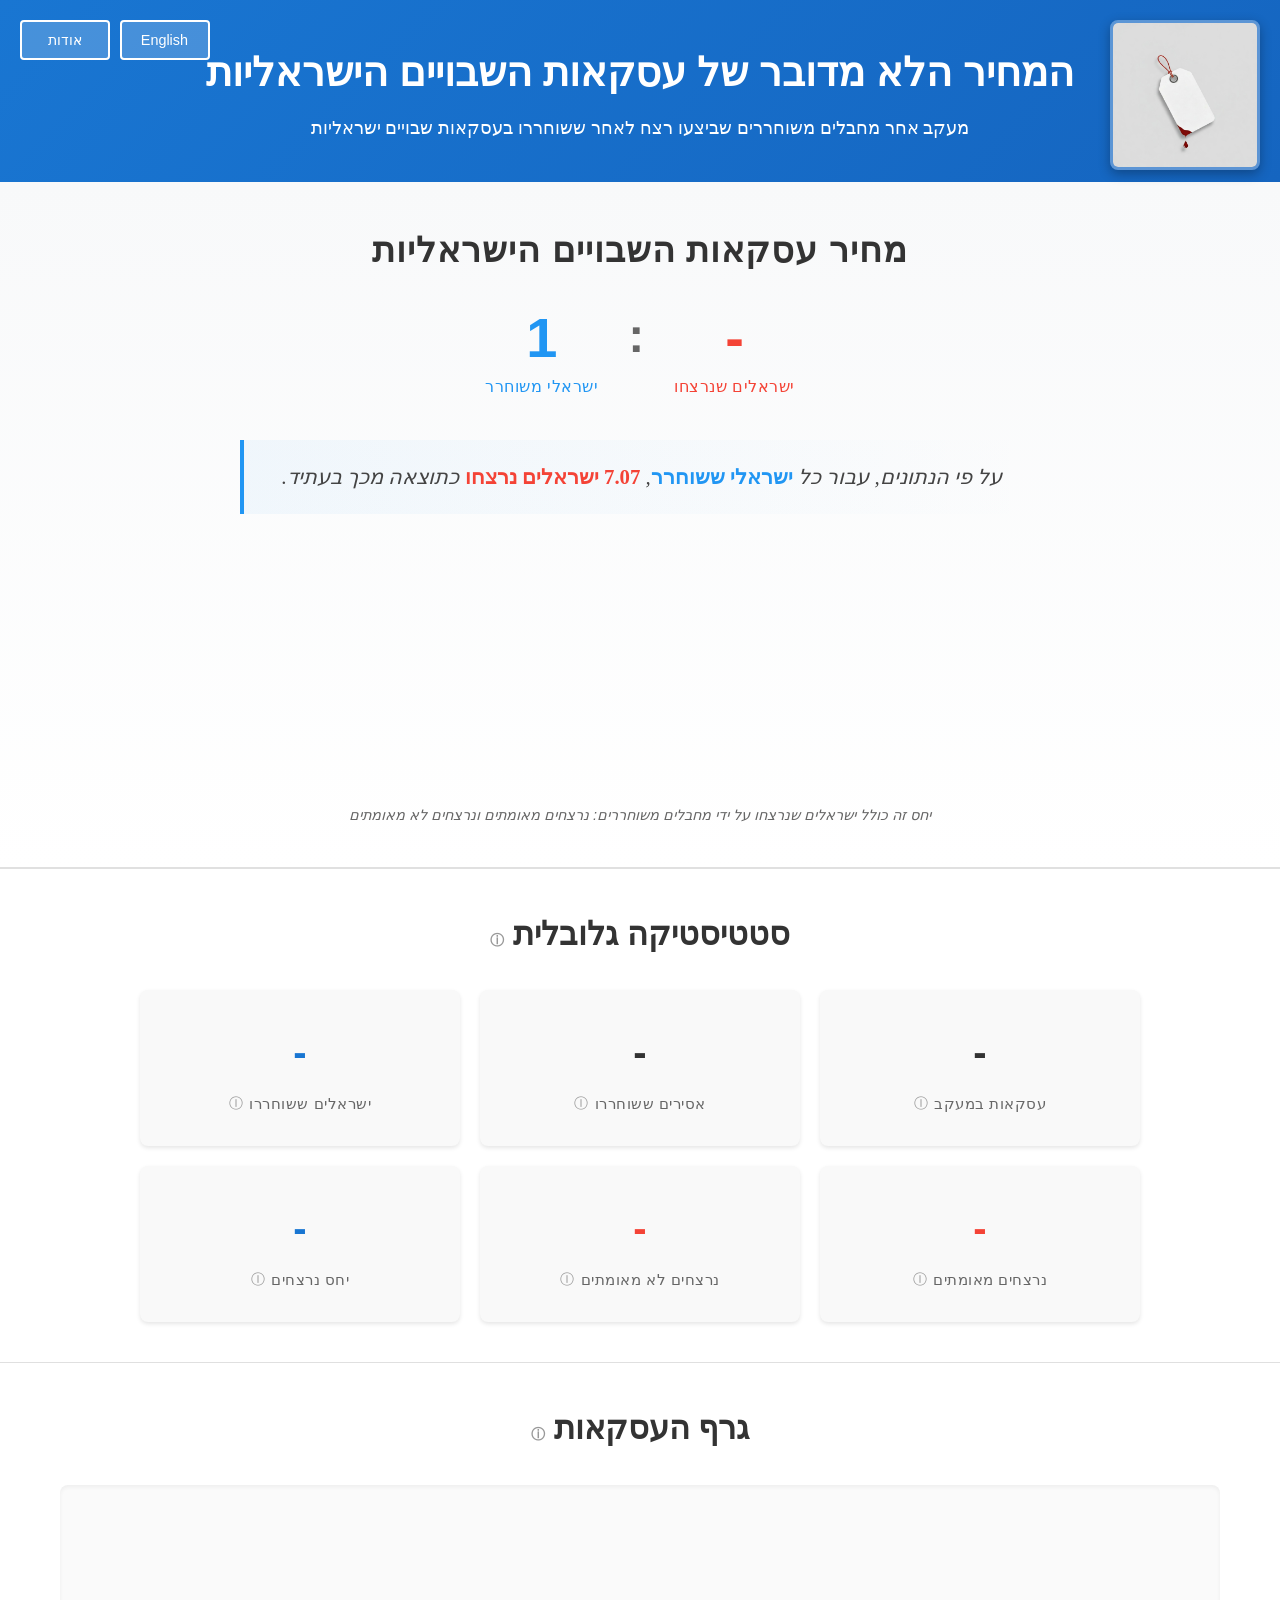
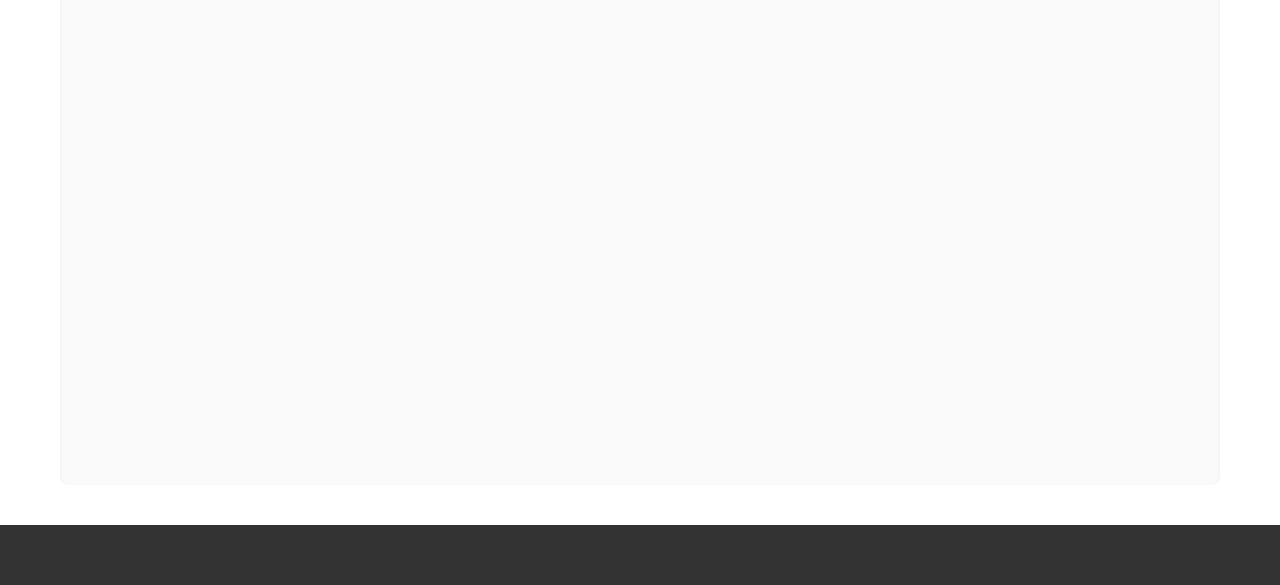
<file: index.html>
<!DOCTYPE html>
<html lang="en" dir="ltr">
<head>
    <meta charset="UTF-8">
    <meta name="viewport" content="width=device-width, initial-scale=1.0">

    <!-- FOUC Prevention: Inline Language Detection -->
    <script>
        (function() {
            // This is the Hebrew landing page - always default to Hebrew
            const detectedLang = 'he';

            // Set HTML attributes immediately to prevent directional flash
            document.documentElement.lang = detectedLang;
            document.documentElement.dir = detectedLang === 'he' ? 'rtl' : 'ltr';

            // Store for i18n.js to use
            window.__initialLang = detectedLang;
        })();
    </script>

    <!-- FOUC Prevention: Inline Hebrew Translations (eliminates network delay) -->
    <script id="inline-translations-he">
        window.__inlineTranslations = {
            he: {
                "site_title": "המחיר הלא מדובר של עסקאות השבויים הישראליות",
                "site_subtitle": "מעקב אחר מחבלים משוחררים שביצעו רצח לאחר ששוחררו בעסקאות שבויים ישראליות",
                "statistics_title": "סטטיסטיקה גלובלית",
                "statistics_title_tooltip": "סטטיסטיקות מצטברות אלה נאספו ממקורות מאומתים ציבוריים (כגון אתרי חדשות). לצפייה במקור של כל סטטיסטיקה, לחץ על הצמתים בגרף העסקאות למטה.",
                "stat_deals": "עסקאות במעקב",
                "stat_incidents": "סך אירועים",
                "stat_prisoners": "אסירים ששוחררו",
                "stat_casualties": "ישראלים שנרצחו",
                "stat_verified_casualties": "נרצחים מאומתים",
                "stat_verified_casualties_tooltip": "מקרים מאומתים ומתועדים בהם מחבלים משוחררים ביצעו רצח לאחר שחרורם, כולל התקפות ישירות וקורבנות טבח ה7 באוקטובר 2023 שתוכנן על ידי מחבלים משוחררים",
                "stat_direct_casualties": "נרצחים ישירים",
                "stat_indirect_casualties": "נרצחי טבח ה7 באוקטובר",
                "stat_claimed_casualties": "נרצחים לא מאומתים",
                "stat_released": "ישראלים ששוחררו",
                "stat_ratio": "יחס נרצחים",
                "stat_ratio_tooltip": "עבור כל ישראלי ששוחרר, מספר הישראלים שנרצחו כתוצאה מכך. כולל נרצחים מאומתים ולא מאומתים.",
                "ratio_title": "מחיר עסקאות השבויים הישראליות",
                "ratio_israelis": "ישראלי משוחרר",
                "ratio_casualties": "ישראלים שנרצחו",
                "ratio_casualties_text": "ישראלים שנרצחו",
                "ratio_tooltip_text": "יחס זה כולל ישראלים שנרצחו על ידי מחבלים משוחררים: נרצחים מאומתים ונרצחים לא מאומתים",
                "ratio_viz_israelis": "ישראלים ששוחררו",
                "ratio_viz_casualties": "ישראלים שנרצחו",
                "ratio_quote_prefix": "על פי הנתונים, עבור כל",
                "ratio_quote_israeli": "ישראלי ששוחרר",
                "ratio_quote_comma": ",",
                "ratio_quote_died": "ישראלים נרצחו",
                "ratio_quote_suffix": "כתוצאה מכך בעתיד.",
                "ratio_no_data": "אין נתונים זמינים",
                "meta_description": "מעקב אחר השלכות עסקאות השבויים הישראליות באמצעות נתונים מאומתים. תיעוד מחבלים משוחררים שביצעו רצח לאחר חילופי שבויים.",
                "stat_deals_tooltip": "מספר כולל של עסקאות חילופי שבויים במעקב במאגר הנתונים שלנו",
                "stat_prisoners_tooltip": "מספר כולל של אסירים ששוחררו על ידי ישראל בעסקאות חילופין",
                "stat_released_tooltip": "מספר כולל של חטופים, חיילים ואזרחים ישראלים ששוחררו בעסקאות חילופין",
                "stat_direct_casualties_tooltip": "מקרים מאומתים בהם מחבלים משוחררים ביצעו רצח באופן ישיר לאחר שחרורם",
                "stat_indirect_casualties_tooltip": "קורבנות של טבח ה7 באוקטובר שתוכנן או בוצע על ידי מחבלים ששוחררו בעסקאות חילופין",
                "stat_claimed_casualties_tooltip": "קורבנות שנטען שנרצחו אך טרם אומתו באופן מלא באמצעות מקורות עיתונאיים מוסמכים",
                "graph_title": "גרף העסקאות",
                "graph_title_tooltip": "גרף אינטראקטיבי זה מציג את עסקאות השבויים והשלכותיהן. כל צומת כחול מייצג עסקה, ומציג את מספר הישראלים ששוחררו בחיים. צמתים אדומים המחוברים לצמתים כחולים מייצגים אירועים בהם קורבנות נרצחו על ידי אסירים ששוחררו באותה עסקה. לחץ על כל צומת לצפייה בפרטיו ובמקורות המאומתים. לחץ לחיצה ימנית על כל צומת כדי להסירו ולראות סטטיסטיקות מעודכנות ללא אותה עסקה או אירוע.",
                "mobile_desktop_notice": "לחוויית צפייה מיטבית, מומלץ להשתמש בדפדפן מחשב",
                "loading": "טוען נתונים...",
                "no_data": "אין אירועים להצגה כרגע. נתונים יתווספו בעת השלמת האימות.",
                "methodology_title": "מתודולוגיה",
                "show_more": "הצג עוד",
                "show_less": "הצג פחות",
                "methodology_content": "<h3>תהליך איסוף הנתונים</h3><p>כל נתוני האירועים נאספים אוטומטית מהתיעוד המקיף של ויקיפדיה העברית על עסקת שליט. הערות השוליים של ויקיפדיה משמשות כמקורות ראשוניים לאימות.</p><h3>מתודולוגיית אימות מקורות</h3><p>כל אירוע חייב לעמוד בקריטריונים הבאים:</p><ul><li><strong>מינימום מקור אחד:</strong> כל אירוע מאומת על ידי לפחות מקור אמין אחד מהערות השוליים של ויקיפדיה</li><li><strong>חילוץ אוטומטי:</strong> המקורות מחולצים אוטומטית מהפניות ויקיפדיה</li><li><strong>נגישות:</strong> כל כתובות האתרים של המקורות נבדקות לנגישות ותקינות</li><li><strong>ללא רשתות חברתיות:</strong> פוסטים ברשתות חברתיות ופורומים לא נכללים במקורות</li></ul><h3>מפרסמים מאושרים</h3><p><strong>תקשורת ישראלית:</strong> ynet, הארץ, טיימס אוף איזראל, ג'רוזלם פוסט, i24NEWS, ישראל היום, מעריב</p><p><strong>תקשורת אמריקאית:</strong> ניו יורק טיימס, וושינגטון פוסט, CNN, רויטרס, AP News, NBC News, וול סטריט ג'ורנל</p><p><strong>ממשלה ואתרי מידע:</strong> אתרי ממשלת ישראל, ויקיפדיה</p><h3>מקורות חסומים</h3><p>המקורות הבאים אסורים בהחלט:</p><ul><li>פלטפורמות רשתות חברתיות: פייסבוק, טוויטר/X, אינסטגרם, טיקטוק, טלגרם</li><li>פורומים: Reddit</li><li>בלוגים אישיים ואתרים לא מאומתים</li></ul><h3>תקני איכות הנתונים</h3><p>כל האירועים מחולצים ומאומתים אוטומטית:</p><ul><li>מקורות מהערות שוליים של ויקיפדיה</li><li>תיעוד ברור ממפרסמים אמינים</li><li>אימות אוטומטי של נגישות המקורות</li><li>מידע דו-לשוני (אנגלית ועברית)</li></ul><h3>עדכונים ותיקונים</h3><p>מערך נתונים זה נבדק ומתעדכן באופן קבוע. אם אתם מבחינים בטעויות או שיש לכם מידע מאומת נוסף, אנא צרו קשר עם מקורות אמינים.</p>",
                "incident_details": "פרטי האירוע",
                "victim_info": "מידע על הקורבן",
                "militant_info": "מחבל משוחרר",
                "name": "שם",
                "age": "גיל",
                "age_at_release": "גיל בעת השחרור",
                "date": "תאריך",
                "location": "מיקום",
                "affiliation": "השתייכות",
                "released_in": "שוחרר ב",
                "sources": "מקורות",
                "disclaimer": "מעקב זה מציג נתונים מאומתים ממקורות אמינים.",
                "last_updated": "עדכון אחרון:",
                "deal_details": "פרטי העסקה",
                "deal_info": "מידע על העסקה",
                "deal_date": "תאריך",
                "prisoners_released": "אסירים ששוחררו (בחיים)",
                "israelis_released": "ישראלים ששוחררו (בחיים)",
                "recidivism_statistics": "סטטיסטיקות חזרה לטרור",
                "recidivism_rate": "שיעור חזרה לטרור",
                "prisoners_returned": "אסירים שחזרו לטרור",
                "claimed_casualties": "קורבנות ישראלים (לא מאומת)",
                "verified_casualties": "קורבנות מאומתים (מתועדים)",
                "verified_direct_casualties": "נפגעים ישירים מאומתים (מתועדים)",
                "verified_indirect_casualties": "נרצחי טבח 7 באוקטובר (מאומתים)",
                "october_7_massacre": "טבח 7 באוקטובר",
                "source_organization": "ארגון המקור",
                "citation": "ציטוט",
                "additional_notes": "הערות נוספות",
                "remove_node": "הסר צומת",
                "reset_filters": "איפוס סינון",
                "about_button": "אודות",
                "about_title": "אודות הפרויקט",
                "about_image_caption": "ראיון של רוני קובן עם יורם כהן, ראש השב״כ לשעבר",
                "about_content": "<p>סוגיית שחרור מחבלים מעוררת מחלוקת עמוקה ומתמשכת בציבוריות הישראלית, במיוחד כאשר היא עולה בהקשר של עסקאות חילופי שבויים או ניסיונות להשבת חטופים וחיילים נעדרים.</p><p>מטבע הדברים, עיקר השיח בנושא ה״מחיר״ אותו מדינת ישראל משלמת, נסוב סביב ה״דם על הידיים״ של המחבלים המשוחררים, כלומר כמה ישראלים הם רצחו בעברם (למשל <a href=\"https://realpriceproject.org/\" target=\"_blank\" rel=\"noopener noreferrer\">פרויקט המחיר</a>).</p><p>הסוגיה הפחות מדוברת היא המחיר <span style=\"color: red;\"><em>העתידי</em></span> אותו מדינת ישראל נדרשת לשלם, כלומר כמות הישראלים שנרצחים כתוצאה מעסקאות של שחרור מחבלים. לכל מי שעסק בתפקיד בטחוני העוסק בטרור ומכיר את ההיסטוריה של עסקאות דומות, ברור כשמש כי <span style=\"color: red;\"><em>כמעט בוודאות</em></span> עתידים להירצח ישראלים כתוצאה מכל עסקה עתידית בה ישוחררו כמות גדולה של מחבלים.</p><p>הרעיון להקמת מערכת להנגשת מידע על המחיר העתידי של עסקאות מחבלים עלה לי לאחר שצפיתי <a href=\"https://youtu.be/80UiN8kj6z0?t=2387\" target=\"_blank\" rel=\"noopener noreferrer\">בראיון (המעולה) של רוני קובן</a> עם ראש השב״כ לשעבר יורם כהן. במסגרת הראיון, נשאל ראש השב״כ לשעבר אם הוא מרגיש אשמה על שחרור של יחיא סינואר (שתכנן והוציא לפועל את מתקפת הטרור הגדולה בהיסטוריה של מדינת ישראל) במסגרת עסקת שליט. ראש השב״כ לשעבר השיב שאינו מרגיש כל חרטה כיוון שגם היום הוא בעד עסקה, אף ש״ברור לו שהעסקאות יגרמו לרצח של ישראלים״. התגובה של רוני קובן הייתה שוק טוטלי (״ואוו״ במילותיו). הסצינה הפשוטה הזאת גרמה לי להבין שהידע הכל כך בסיסי הזה, ששחרור מחבלים גורם בוודאות לרצח עתידי, לא מספיק מוכר בציבוריות הישראלית.</p><p>במסגרת מערכת זו ניסיתי להנגיש, על סמך ידיעות עיתונאיות מוסמכות בלבד, את כל המקרים המתועדים של מחבלים שרצחו ישראלים לאחר ששוחררו בעסקאות שבויים. לצערי, משרד הבטחון לא מפרסם את הנתונים האלו, לכן רוב המוחלט של המידע על נרצחים זמין לנו בעיקר מעשור האחרון, קרי עסקת גלעד שליט.</p><p>מערכת זאת עלתה לאוויר רק לאחר שחרור כל השבויים בעסקה האחרונה. כעת, כשאין אף שבוי ישראלי אצל האויב, זה הזמן לדון בסוגיות אלו.</p><p>אם הבחנתם באי-דיוקים או במידע חסר, אנא אל תהססו ליצור איתנו קשר בכתובת: <a href=\"mailto:the.unspoken.price.tag@gmail.com\">the.unspoken.price.tag@gmail.com</a></p>",
                "expand_victims_graph": "הצג גרף קורבנות מלא"
            }
        };
    </script>

    <!-- Google tag (gtag.js) -->
    <script async src="https://www.googletagmanager.com/gtag/js?id=G-ZG2GRCP3Q2"></script>
    <script>
      window.dataLayer = window.dataLayer || [];
      function gtag(){dataLayer.push(arguments);}
      gtag('js', new Date());

      gtag('config', 'G-ZG2GRCP3Q2');
    </script>

    <!-- Cache Control - Prevent HTML caching -->
    <meta http-equiv="Cache-Control" content="no-cache, no-store, must-revalidate">
    <meta http-equiv="Pragma" content="no-cache">
    <meta http-equiv="Expires" content="0">

    <title>המחיר הלא מדובר של עסקאות השבויים הישראליות</title>
    <meta name="description" content="מעקב אחר השלכות עסקאות השבויים הישראליות באמצעות נתונים מאומתים. תיעוד מחבלים משוחררים שביצעו רצח לאחר חילופי שבויים.">

    <!-- SEO Meta Tags -->
    <meta name="keywords" content="Israeli hostage deals, prisoner exchange, terrorism, recidivism, data visualization">
    <meta name="author" content="Exchange Price Tag Project">
    <meta name="robots" content="index, follow">

    <!-- Open Graph Meta Tags (Facebook, LinkedIn) -->
    <meta property="og:title" content="המחיר הלא מדובר של עסקאות השבויים הישראליות">
    <meta property="og:description" content="מעקב אחר השלכות עסקאות השבויים הישראליות באמצעות נתונים מאומתים. תיעוד מחבלים משוחררים שביצעו רצח לאחר חילופי שבויים.">
    <meta property="og:image" content="images/logo.jpg">
    <meta property="og:image:alt" content="Exchange Price Tag Project Logo">
    <meta property="og:type" content="website">
    <meta property="og:url" content="">
    <meta property="og:site_name" content="Exchange Price Tag">

    <!-- Twitter Card Meta Tags -->
    <meta name="twitter:card" content="summary_large_image">
    <meta name="twitter:title" content="המחיר הלא מדובר של עסקאות השבויים הישראליות">
    <meta name="twitter:description" content="מעקב אחר השלכות עסקאות השבויים הישראליות באמצעות נתונים מאומתים. תיעוד מחבלים משוחררים שביצעו רצח לאחר חילופי שבויים.">
    <meta name="twitter:image" content="images/logo.jpg">
    <meta name="twitter:image:alt" content="Exchange Price Tag Project Logo">

    <!-- Favicon -->
    <link rel="icon" type="image/jpeg" href="images/logo.jpg">
    <link rel="apple-touch-icon" href="images/logo.jpg">

    <!-- CSS (with cache busting) -->
    <link rel="stylesheet" href="css/main.css?v=2026-02-23-v5">
    <link rel="stylesheet" href="css/graph.css?v=2026-02-24-v1">
    <link rel="stylesheet" href="css/responsive.css?v=2026-02-24-v1">

    <!-- D3.js -->
    <script src="https://d3js.org/d3.v7.min.js"></script>
</head>
<body class="i18n-loading">
    <!-- Header -->
    <header class="site-header">
        <div class="container">
            <img src="images/logo.jpg" alt="Logo" class="site-logo">
            <h1 class="site-title" data-i18n="site_title">The Unspoken Price of Israeli Hostage Deals</h1>
            <p class="site-subtitle" data-i18n="site_subtitle">Tracking released militants who committed murders after being released by Israeli prisoner exchanges</p>
            <button id="about-button" class="btn-about" data-i18n="about_button">About</button>
            <button id="language-toggle" class="btn-language-header" aria-label="Toggle language">
                <span id="language-label">עברית</span>
            </button>
        </div>
    </header>

    <!-- Ratio Banner -->
    <section class="ratio-banner">
        <div class="container">
            <h2 class="ratio-title" data-i18n="ratio_title">The Price of Israeli Hostage Deals</h2>
            <div class="ratio-values">
                <div class="ratio-column">
                    <div class="ratio-number ratio-released">1</div>
                    <div class="ratio-label" data-i18n="ratio_israelis">Israeli Released</div>
                </div>
                <div class="ratio-separator">:</div>
                <div class="ratio-column">
                    <div class="ratio-number ratio-casualties" id="ratio-value">-</div>
                    <div class="ratio-label ratio-label-casualties" data-i18n="ratio_casualties_text">Israelis Murdered</div>
                </div>
            </div>
            <blockquote class="ratio-quote">
                <p>
                    <span data-i18n="ratio_quote_prefix">According to the data, for each</span>
                    <span class="ratio-quote-israeli" data-i18n="ratio_quote_israeli">Israeli released</span><span data-i18n="ratio_quote_comma">,</span>
                    <span id="ratio-quote-value" class="ratio-quote-number">7.07</span>
                    <span class="ratio-quote-died" data-i18n="ratio_quote_died">Israelis died</span>
                    <span data-i18n="ratio_quote_suffix">as a result in the future.</span>
                </p>
            </blockquote>
            <div id="ratio-viz" class="ratio-viz">
                <svg id="ratio-viz-svg"></svg>
            </div>
            <p class="ratio-tooltip-text" data-i18n="ratio_tooltip_text">This ratio includes Direct Casualties, October 7 Massacre Casualties, and Unverified Casualties</p>
        </div>
    </section>

    <!-- Statistics Dashboard -->
    <section class="statistics-section">
        <div class="container">
            <h2>
                <span data-i18n="statistics_title">Statistics</span>
                <span class="info-icon" data-tooltip="statistics_title_tooltip">ⓘ</span>
            </h2>
            <div class="statistics-grid">
                <div class="stat-card">
                    <div class="stat-value" id="stat-deals">-</div>
                    <div class="stat-label">
                        <span data-i18n="stat_deals">Deals Tracked</span>
                        <span class="info-icon" data-tooltip="stat_deals_tooltip">ⓘ</span>
                    </div>
                </div>
                <div class="stat-card">
                    <div class="stat-value" id="stat-prisoners">-</div>
                    <div class="stat-label">
                        <span data-i18n="stat_prisoners">Prisoners Released</span>
                        <span class="info-icon" data-tooltip="stat_prisoners_tooltip">ⓘ</span>
                    </div>
                </div>
                <div class="stat-card">
                    <div class="stat-value" id="stat-released">-</div>
                    <div class="stat-label">
                        <span data-i18n="stat_released">Israelis Released</span>
                        <span class="info-icon" data-tooltip="stat_released_tooltip">ⓘ</span>
                    </div>
                </div>
                <div class="stat-card">
                    <div class="stat-value stat-casualty" id="stat-verified-casualties">-</div>
                    <div class="stat-label">
                        <span data-i18n="stat_verified_casualties">Verified Casualties</span>
                        <span class="info-icon" data-tooltip="stat_verified_casualties_tooltip">ⓘ</span>
                    </div>
                </div>
                <div class="stat-card">
                    <div class="stat-value" id="stat-claimed-casualties">-</div>
                    <div class="stat-label">
                        <span data-i18n="stat_claimed_casualties">Unverified Casualties</span>
                        <span class="info-icon" data-tooltip="stat_claimed_casualties_tooltip">ⓘ</span>
                    </div>
                </div>
                <div class="stat-card">
                    <div class="stat-value stat-ratio" id="stat-ratio">-</div>
                    <div class="stat-label">
                        <span data-i18n="stat_ratio">Casualty Ratio</span>
                        <span class="info-icon" data-tooltip="stat_ratio_tooltip">ⓘ</span>
                    </div>
                </div>
            </div>
        </div>
    </section>

    <!-- Graph Visualization -->
    <section class="graph-section">
        <div class="container">
            <h2>
                <span data-i18n="graph_title">Visual Network</span>
                <span class="info-icon" data-tooltip="graph_title_tooltip">ⓘ</span>
            </h2>
            <div class="mobile-notice" data-i18n="mobile_desktop_notice">For better viewing experience, we recommend using a desktop browser</div>
            <div id="graph-container">
                <div id="loading-message" data-i18n="loading">Loading data...</div>
                <svg id="graph-svg"></svg>
            </div>
        </div>
    </section>

    <!-- Incident Popup Modal -->
    <div id="incident-popup" class="popup-overlay" style="display: none;">
        <div class="popup-content">
            <button id="popup-close" class="btn-close" aria-label="Close">&times;</button>
            <div class="popup-body">
                <h3 data-i18n="incident_details">Incident Details</h3>

                <div class="detail-section">
                    <h4 data-i18n="victim_info">Victim Information</h4>
                    <p><strong data-i18n="name">Name:</strong> <span id="popup-victim-name"></span></p>
                    <p id="popup-victim-age-container"><strong data-i18n="age">Age:</strong> <span id="popup-victim-age"></span></p>
                    <p><strong data-i18n="date">Date:</strong> <span id="popup-victim-date"></span></p>
                    <p><strong data-i18n="location">Location:</strong> <span id="popup-victim-location"></span></p>
                    <p id="popup-victim-description"></p>
                </div>

                <div class="detail-section">
                    <h4 data-i18n="militant_info">Released Militant</h4>
                    <p><strong data-i18n="name">Name:</strong> <span id="popup-militant-name"></span></p>
                    <p id="popup-militant-age-container"><strong data-i18n="age_at_release">Age at Release:</strong> <span id="popup-militant-age"></span></p>
                    <p id="popup-militant-affiliation-container"><strong data-i18n="affiliation">Affiliation:</strong> <span id="popup-militant-affiliation"></span></p>
                    <p><strong data-i18n="released_in">Released in:</strong> <span id="popup-deal-name"></span></p>
                </div>

                <div class="detail-section">
                    <h4 data-i18n="sources">Sources</h4>
                    <ul id="popup-sources-list"></ul>
                </div>

                <div class="detail-section">
                    <button id="popup-expand-victims-btn" class="btn-expand-victims" style="display: none;">
                        <span data-i18n="expand_victims_graph">See full victims graph</span>
                    </button>
                </div>
            </div>
        </div>
    </div>

    <!-- Deal Popup Modal -->
    <div id="deal-popup" class="popup-overlay" style="display: none;">
        <div class="popup-content">
            <button id="deal-popup-close" class="btn-close" aria-label="Close">&times;</button>
            <div class="popup-body">
                <h3 data-i18n="deal_details">Deal Details</h3>

                <div class="detail-section">
                    <h4 data-i18n="deal_info">Deal Information</h4>
                    <p><strong data-i18n="name">Name:</strong> <span id="deal-popup-name"></span></p>
                    <p><strong data-i18n="deal_date">Date:</strong> <span id="deal-popup-date"></span></p>
                    <p><strong data-i18n="prisoners_released">Prisoners Released:</strong> <span id="deal-popup-prisoners"></span></p>
                    <p><strong data-i18n="israelis_released">Israelis Released:</strong> <span id="deal-popup-israelis"></span></p>
                    <p id="deal-popup-description"></p>
                </div>

                <div id="deal-popup-sources-container" class="detail-section" style="display: none;">
                    <h4 data-i18n="sources">Sources</h4>
                    <ul id="deal-popup-sources-list"></ul>
                </div>

                <div class="detail-section" id="deal-popup-recidivism-section">
                    <h4 data-i18n="recidivism_statistics">Recidivism Statistics</h4>
                    <p id="deal-popup-recidivism-rate-container"><strong data-i18n="recidivism_rate">Recidivism Rate:</strong> <span id="deal-popup-recidivism-rate"></span></p>
                    <p id="deal-popup-prisoners-returned-container"><strong data-i18n="prisoners_returned">Prisoners Returned to Terrorism:</strong> <span id="deal-popup-prisoners-returned"></span></p>
                    <p id="deal-popup-claimed-casualties-container"><strong data-i18n="claimed_casualties">Unverified Israeli Casualties:</strong> <span id="deal-popup-claimed-casualties"></span></p>
                    <p id="deal-popup-verified-casualties-container"><strong data-i18n="verified_casualties">Verified Casualties:</strong> <span id="deal-popup-verified-casualties" class="casualty-number"></span></p>
                    <p id="deal-popup-source-org-container"><strong data-i18n="source_organization">Source Organization:</strong> <span id="deal-popup-source-org"></span></p>
                    <p id="deal-popup-citation-container"><strong data-i18n="citation">Citation:</strong> <span id="deal-popup-citation"></span></p>
                    <div id="deal-popup-notes-container">
                        <h4 data-i18n="additional_notes">Additional Notes</h4>
                        <p id="deal-popup-notes"></p>
                    </div>
                </div>
            </div>
        </div>
    </div>

    <!-- About Popup Modal -->
    <div id="about-popup" class="popup-overlay" style="display: none;">
        <div class="popup-content about-popup-content">
            <button id="about-popup-close" class="btn-close" aria-label="Close">&times;</button>
            <div class="popup-body">
                <h3 data-i18n="about_title">About This Project</h3>

                <div class="about-image-container">
                    <img src="images/logo_wide.jpg" alt="Roni Kuban Interview" class="about-image" />
                </div>

                <div class="about-content" data-i18n="about_content"></div>
            </div>
        </div>
    </div>

    <!-- Footer -->
    <footer class="site-footer">
        <div class="container">
        </div>
    </footer>

    <!-- Reset Filter Button -->
    <button id="reset-filters-btn" data-i18n="reset_filters">Reset Filters</button>

    <!-- JavaScript -->
    <!-- Cache busting: Update version when JS files change -->
    <script>const CACHE_VERSION = '2026-02-23-v5';</script>
    <script src="js/i18n.js?v=2026-02-23-v5"></script>
    <script src="js/data-loader.js?v=2026-02-23-v5"></script>
    <script src="js/statistics.js?v=2026-02-23-v5"></script>
    <script src="js/ratio-visualization.js?v=2026-02-23-v5"></script>
    <script src="js/about-popup.js?v=2026-02-23-v5"></script>
    <script src="js/popup.js?v=2026-02-24-v1"></script>
    <script src="js/tooltip.js?v=2026-02-23-v5"></script>
    <script src="js/graph.js?v=2026-02-25-v1"></script>
    <script src="js/main.js?v=2026-02-23-v5"></script>
</body>
</html>
</file>
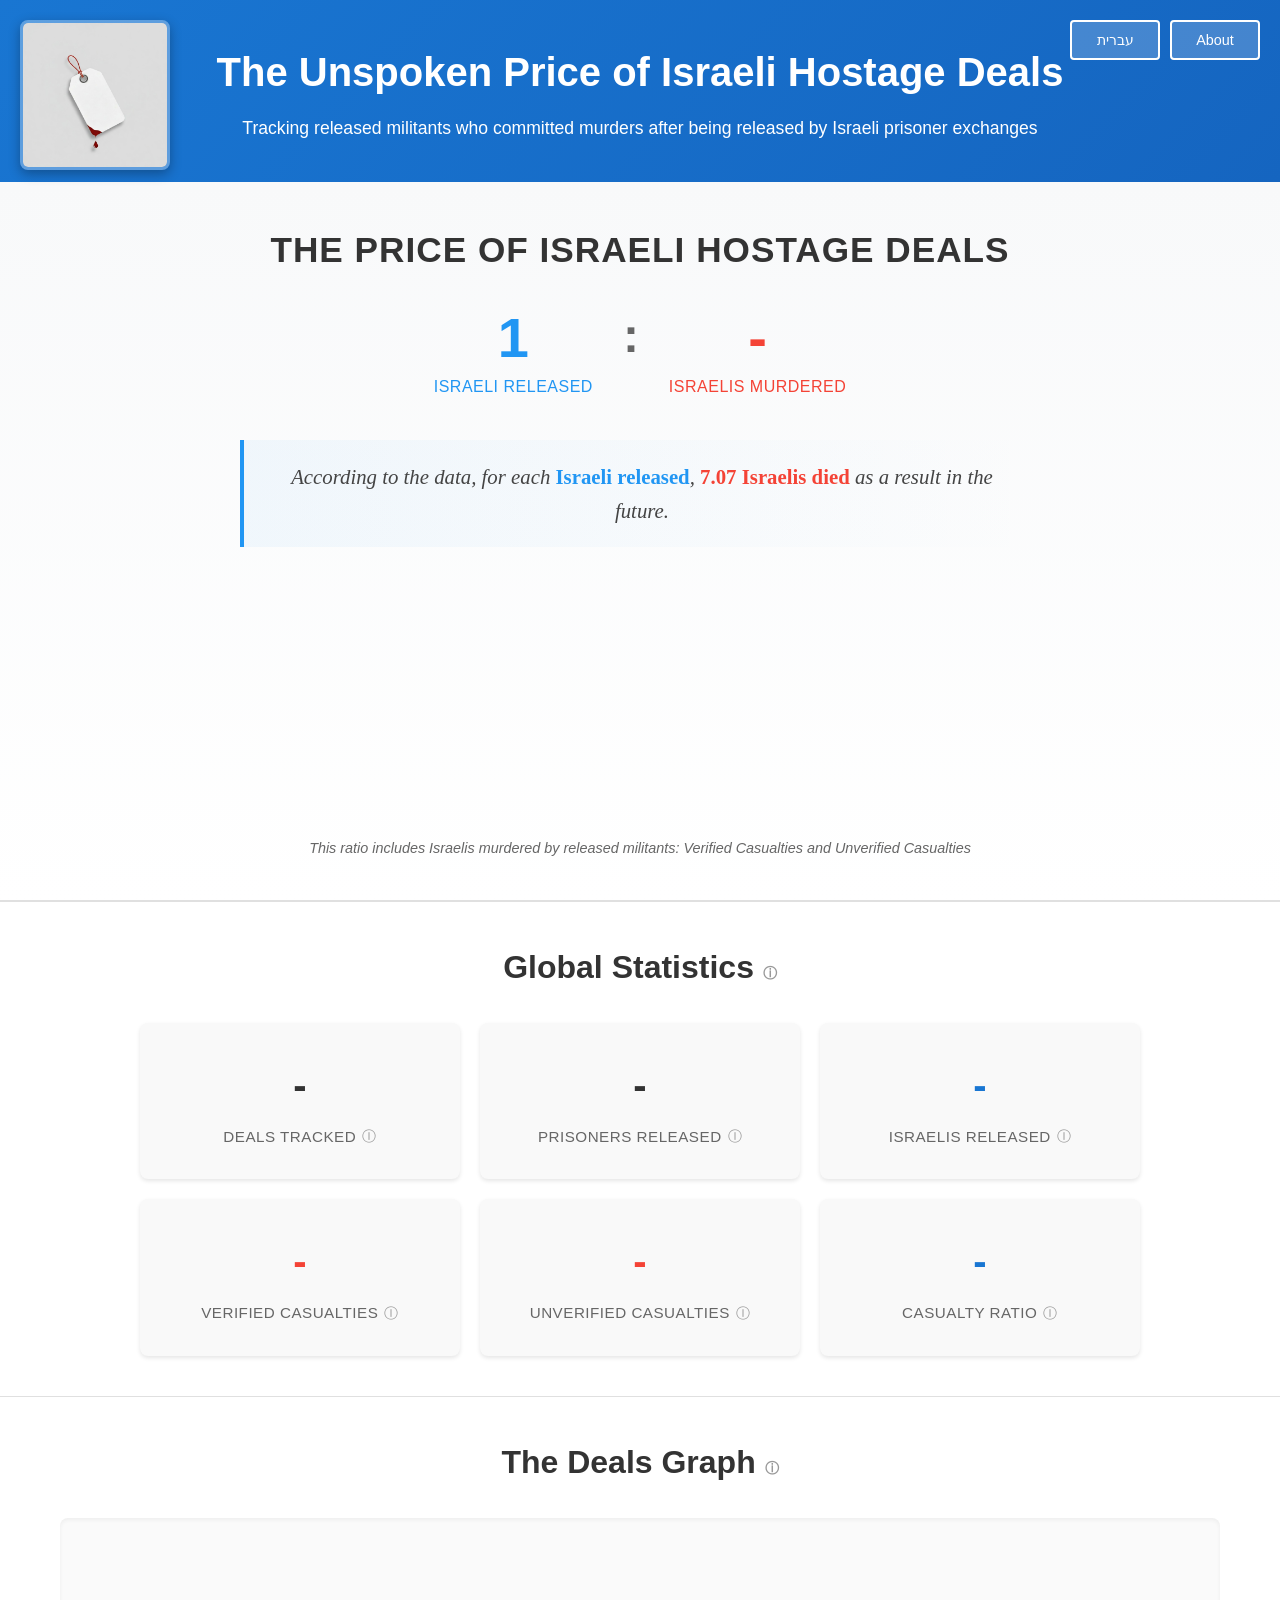
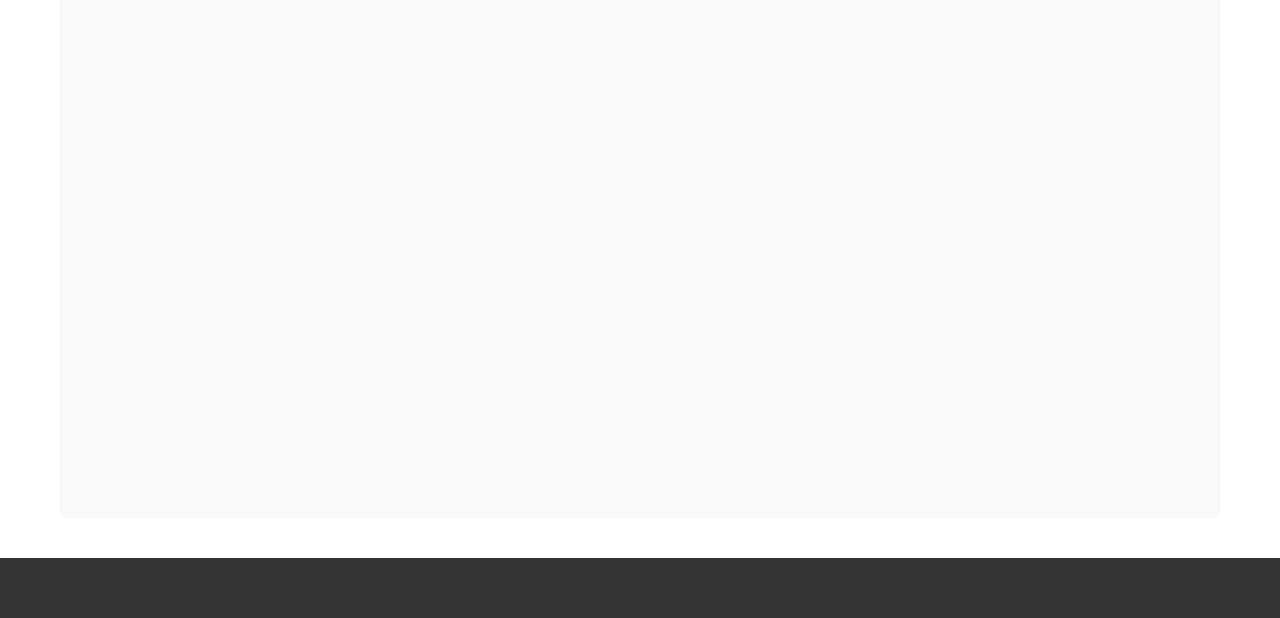
<file: en/index.html>
<!DOCTYPE html>
<html lang="en" dir="ltr">
<head>
    <meta charset="UTF-8">
    <meta name="viewport" content="width=device-width, initial-scale=1.0">

    <!-- FOUC Prevention: Inline Language Detection -->
    <script>
        (function() {
            // This is the English landing page - always default to English
            const detectedLang = 'en';

            // Set HTML attributes immediately to prevent directional flash
            document.documentElement.lang = detectedLang;
            document.documentElement.dir = detectedLang === 'he' ? 'rtl' : 'ltr';

            // Store for i18n.js to use
            window.__initialLang = detectedLang;
        })();
    </script>

    <!-- FOUC Prevention: Inline Hebrew Translations (eliminates network delay) -->
    <script id="inline-translations-he">
        window.__inlineTranslations = {
            he: {
                "site_title": "המחיר הלא מדובר של עסקאות השבויים הישראליות",
                "site_subtitle": "מעקב אחר מחבלים משוחררים שביצעו רצח לאחר ששוחררו בעסקאות שבויים ישראליות",
                "statistics_title": "סטטיסטיקה גלובלית",
                "statistics_title_tooltip": "סטטיסטיקות מצטברות אלה נאספו ממקורות מאומתים ציבוריים (כגון אתרי חדשות). לצפייה במקור של כל סטטיסטיקה, לחץ על הצמתים בגרף העסקאות למטה.",
                "stat_deals": "עסקאות במעקב",
                "stat_incidents": "סך אירועים",
                "stat_prisoners": "אסירים ששוחררו",
                "stat_casualties": "ישראלים שנרצחו",
                "stat_verified_casualties": "נרצחים מאומתים",
                "stat_verified_casualties_tooltip": "מקרים מאומתים ומתועדים בהם מחבלים משוחררים ביצעו רצח לאחר שחרורם, כולל התקפות ישירות וקורבנות טבח ה7 באוקטובר 2023 שתוכנן על ידי מחבלים משוחררים",
                "stat_direct_casualties": "נרצחים ישירים",
                "stat_indirect_casualties": "נרצחי טבח ה7 באוקטובר",
                "stat_claimed_casualties": "נרצחים לא מאומתים",
                "stat_released": "ישראלים ששוחררו",
                "stat_ratio": "יחס נרצחים",
                "stat_ratio_tooltip": "עבור כל ישראלי ששוחרר, מספר הישראלים שנרצחו כתוצאה מכך. כולל נרצחים מאומתים ולא מאומתים.",
                "ratio_title": "מחיר עסקאות השבויים הישראליות",
                "ratio_israelis": "ישראלי משוחרר",
                "ratio_casualties": "ישראלים שנרצחו",
                "ratio_casualties_text": "ישראלים שנרצחו",
                "ratio_tooltip_text": "יחס זה כולל ישראלים שנרצחו על ידי מחבלים משוחררים: נרצחים מאומתים ונרצחים לא מאומתים",
                "ratio_viz_israelis": "ישראלים ששוחררו",
                "ratio_viz_casualties": "ישראלים שנרצחו",
                "ratio_quote_prefix": "על פי הנתונים, עבור כל",
                "ratio_quote_israeli": "ישראלי ששוחרר",
                "ratio_quote_comma": ",",
                "ratio_quote_died": "ישראלים נרצחו",
                "ratio_quote_suffix": "כתוצאה מכך בעתיד.",
                "ratio_no_data": "אין נתונים זמינים",
                "meta_description": "מעקב אחר השלכות עסקאות השבויים הישראליות באמצעות נתונים מאומתים. תיעוד מחבלים משוחררים שביצעו רצח לאחר חילופי שבויים.",
                "stat_deals_tooltip": "מספר כולל של עסקאות חילופי שבויים במעקב במאגר הנתונים שלנו",
                "stat_prisoners_tooltip": "מספר כולל של אסירים ששוחררו על ידי ישראל בעסקאות חילופין",
                "stat_released_tooltip": "מספר כולל של חטופים, חיילים ואזרחים ישראלים ששוחררו בעסקאות חילופין",
                "stat_direct_casualties_tooltip": "מקרים מאומתים בהם מחבלים משוחררים ביצעו רצח באופן ישיר לאחר שחרורם",
                "stat_indirect_casualties_tooltip": "קורבנות של טבח ה7 באוקטובר שתוכנן או בוצע על ידי מחבלים ששוחררו בעסקאות חילופין",
                "stat_claimed_casualties_tooltip": "קורבנות שנטען שנרצחו אך טרם אומתו באופן מלא באמצעות מקורות עיתונאיים מוסמכים",
                "graph_title": "גרף העסקאות",
                "graph_title_tooltip": "גרף אינטראקטיבי זה מציג את עסקאות השבויים והשלכותיהן. כל צומת כחול מייצג עסקה, ומציג את מספר הישראלים ששוחררו בחיים. צמתים אדומים המחוברים לצמתים כחולים מייצגים אירועים בהם קורבנות נרצחו על ידי אסירים ששוחררו באותה עסקה. לחץ על כל צומת לצפייה בפרטיו ובמקורות המאומתים. לחץ לחיצה ימנית על כל צומת כדי להסירו ולראות סטטיסטיקות מעודכנות ללא אותה עסקה או אירוע.",
                "mobile_desktop_notice": "לחוויית צפייה מיטבית, מומלץ להשתמש בדפדפן מחשב",
                "loading": "טוען נתונים...",
                "no_data": "אין אירועים להצגה כרגע. נתונים יתווספו בעת השלמת האימות.",
                "methodology_title": "מתודולוגיה",
                "show_more": "הצג עוד",
                "show_less": "הצג פחות",
                "methodology_content": "<h3>תהליך איסוף הנתונים</h3><p>כל נתוני האירועים נאספים אוטומטית מהתיעוד המקיף של ויקיפדיה העברית על עסקת שליט. הערות השוליים של ויקיפדיה משמשות כמקורות ראשוניים לאימות.</p><h3>מתודולוגיית אימות מקורות</h3><p>כל אירוע חייב לעמוד בקריטריונים הבאים:</p><ul><li><strong>מינימום מקור אחד:</strong> כל אירוע מאומת על ידי לפחות מקור אמין אחד מהערות השוליים של ויקיפדיה</li><li><strong>חילוץ אוטומטי:</strong> המקורות מחולצים אוטומטית מהפניות ויקיפדיה</li><li><strong>נגישות:</strong> כל כתובות האתרים של המקורות נבדקות לנגישות ותקינות</li><li><strong>ללא רשתות חברתיות:</strong> פוסטים ברשתות חברתיות ופורומים לא נכללים במקורות</li></ul><h3>מפרסמים מאושרים</h3><p><strong>תקשורת ישראלית:</strong> ynet, הארץ, טיימס אוף איזראל, ג'רוזלם פוסט, i24NEWS, ישראל היום, מעריב</p><p><strong>תקשורת אמריקאית:</strong> ניו יורק טיימס, וושינגטון פוסט, CNN, רויטרס, AP News, NBC News, וול סטריט ג'ורנל</p><p><strong>ממשלה ואתרי מידע:</strong> אתרי ממשלת ישראל, ויקיפדיה</p><h3>מקורות חסומים</h3><p>המקורות הבאים אסורים בהחלט:</p><ul><li>פלטפורמות רשתות חברתיות: פייסבוק, טוויטר/X, אינסטגרם, טיקטוק, טלגרם</li><li>פורומים: Reddit</li><li>בלוגים אישיים ואתרים לא מאומתים</li></ul><h3>תקני איכות הנתונים</h3><p>כל האירועים מחולצים ומאומתים אוטומטית:</p><ul><li>מקורות מהערות שוליים של ויקיפדיה</li><li>תיעוד ברור ממפרסמים אמינים</li><li>אימות אוטומטי של נגישות המקורות</li><li>מידע דו-לשוני (אנגלית ועברית)</li></ul><h3>עדכונים ותיקונים</h3><p>מערך נתונים זה נבדק ומתעדכן באופן קבוע. אם אתם מבחינים בטעויות או שיש לכם מידע מאומת נוסף, אנא צרו קשר עם מקורות אמינים.</p>",
                "incident_details": "פרטי האירוע",
                "victim_info": "מידע על הקורבן",
                "militant_info": "מחבל משוחרר",
                "name": "שם",
                "age": "גיל",
                "age_at_release": "גיל בעת השחרור",
                "date": "תאריך",
                "location": "מיקום",
                "affiliation": "השתייכות",
                "released_in": "שוחרר ב",
                "sources": "מקורות",
                "disclaimer": "מעקב זה מציג נתונים מאומתים ממקורות אמינים.",
                "last_updated": "עדכון אחרון:",
                "deal_details": "פרטי העסקה",
                "deal_info": "מידע על העסקה",
                "deal_date": "תאריך",
                "prisoners_released": "אסירים ששוחררו (בחיים)",
                "israelis_released": "ישראלים ששוחררו (בחיים)",
                "recidivism_statistics": "סטטיסטיקות חזרה לטרור",
                "recidivism_rate": "שיעור חזרה לטרור",
                "prisoners_returned": "אסירים שחזרו לטרור",
                "claimed_casualties": "קורבנות ישראלים (לא מאומת)",
                "verified_casualties": "קורבנות מאומתים (מתועדים)",
                "verified_direct_casualties": "נפגעים ישירים מאומתים (מתועדים)",
                "verified_indirect_casualties": "נרצחי טבח 7 באוקטובר (מאומתים)",
                "october_7_massacre": "טבח 7 באוקטובר",
                "source_organization": "ארגון המקור",
                "citation": "ציטוט",
                "additional_notes": "הערות נוספות",
                "remove_node": "הסר צומת",
                "reset_filters": "איפוס סינון",
                "about_button": "אודות",
                "about_title": "אודות הפרויקט",
                "about_image_caption": "ראיון של רוני קובן עם יורם כהן, ראש השב״כ לשעבר",
                "about_content": "<p>סוגיית שחרור מחבלים מעוררת מחלוקת עמוקה ומתמשכת בציבוריות הישראלית, במיוחד כאשר היא עולה בהקשר של עסקאות חילופי שבויים או ניסיונות להשבת חטופים וחיילים נעדרים.</p><p>מטבע הדברים, עיקר השיח בנושא ה״מחיר״ אותו מדינת ישראל משלמת, נסוב סביב ה״דם על הידיים״ של המחבלים המשוחררים, כלומר כמה ישראלים הם רצחו בעברם (למשל <a href=\"https://realpriceproject.org/\" target=\"_blank\" rel=\"noopener noreferrer\">פרויקט המחיר</a>).</p><p>הסוגיה הפחות מדוברת היא המחיר <span style=\"color: red;\"><em>העתידי</em></span> אותו מדינת ישראל נדרשת לשלם, כלומר כמות הישראלים שנרצחים כתוצאה מעסקאות של שחרור מחבלים. לכל מי שעסק בתפקיד בטחוני העוסק בטרור ומכיר את ההיסטוריה של עסקאות דומות, ברור כשמש כי <span style=\"color: red;\"><em>כמעט בוודאות</em></span> עתידים להירצח ישראלים כתוצאה מכל עסקה עתידית בה ישוחררו כמות גדולה של מחבלים.</p><p>הרעיון להקמת מערכת להנגשת מידע על המחיר העתידי של עסקאות מחבלים עלה לי לאחר שצפיתי <a href=\"https://youtu.be/80UiN8kj6z0?t=2387\" target=\"_blank\" rel=\"noopener noreferrer\">בראיון (המעולה) של רוני קובן</a> עם ראש השב״כ לשעבר יורם כהן. במסגרת הראיון, נשאל ראש השב״כ לשעבר אם הוא מרגיש אשמה על שחרור של יחיא סינואר (שתכנן והוציא לפועל את מתקפת הטרור הגדולה בהיסטוריה של מדינת ישראל) במסגרת עסקת שליט. ראש השב״כ לשעבר השיב שאינו מרגיש כל חרטה כיוון שגם היום הוא בעד עסקה, אף ש״ברור לו שהעסקאות יגרמו לרצח של ישראלים״. התגובה של רוני קובן הייתה שוק טוטלי (״ואוו״ במילותיו). הסצינה הפשוטה הזאת גרמה לי להבין שהידע הכל כך בסיסי הזה, ששחרור מחבלים גורם בוודאות לרצח עתידי, לא מספיק מוכר בציבוריות הישראלית.</p><p>במסגרת מערכת זו ניסיתי להנגיש, על סמך ידיעות עיתונאיות מוסמכות בלבד, את כל המקרים המתועדים של מחבלים שרצחו ישראלים לאחר ששוחררו בעסקאות שבויים. לצערי, משרד הבטחון לא מפרסם את הנתונים האלו, לכן רוב המוחלט של המידע על נרצחים זמין לנו בעיקר מעשור האחרון, קרי עסקת גלעד שליט.</p><p>מערכת זאת עלתה לאוויר רק לאחר שחרור כל השבויים בעסקה האחרונה. כעת, כשאין אף שבוי ישראלי אצל האויב, זה הזמן לדון בסוגיות אלו.</p><p>אם הבחנתם באי-דיוקים או במידע חסר, אנא אל תהססו ליצור איתנו קשר בכתובת: <a href=\"mailto:the.unspoken.price.tag@gmail.com\">the.unspoken.price.tag@gmail.com</a></p>",
                "expand_victims_graph": "הצג גרף קורבנות מלא"
            }
        };
    </script>

    <!-- Google tag (gtag.js) -->
    <script async src="https://www.googletagmanager.com/gtag/js?id=G-ZG2GRCP3Q2"></script>
    <script>
      window.dataLayer = window.dataLayer || [];
      function gtag(){dataLayer.push(arguments);}
      gtag('js', new Date());

      gtag('config', 'G-ZG2GRCP3Q2');
    </script>

    <!-- Cache Control - Prevent HTML caching -->
    <meta http-equiv="Cache-Control" content="no-cache, no-store, must-revalidate">
    <meta http-equiv="Pragma" content="no-cache">
    <meta http-equiv="Expires" content="0">

    <title>The Unspoken Price of Israeli Hostage Deals</title>
    <meta name="description" content="Tracking the consequences of Israeli hostage deals through verified data. Documenting released militants who committed murders after prisoner exchanges.">

    <!-- SEO Meta Tags -->
    <meta name="keywords" content="Israeli hostage deals, prisoner exchange, terrorism, recidivism, data visualization">
    <meta name="author" content="Exchange Price Tag Project">
    <meta name="robots" content="index, follow">

    <!-- Open Graph Meta Tags (Facebook, LinkedIn) -->
    <meta property="og:title" content="The Unspoken Price of Israeli Hostage Deals">
    <meta property="og:description" content="Tracking the consequences of Israeli hostage deals through verified data. Documenting released militants who committed murders after prisoner exchanges.">
    <meta property="og:image" content="https://the-price-tag.com/images/logo.jpg">
    <meta property="og:image:alt" content="Exchange Price Tag Project Logo">
    <meta property="og:type" content="website">
    <meta property="og:url" content="https://the-price-tag.com/en/">
    <meta property="og:site_name" content="Exchange Price Tag">

    <!-- Twitter Card Meta Tags -->
    <meta name="twitter:card" content="summary_large_image">
    <meta name="twitter:title" content="The Unspoken Price of Israeli Hostage Deals">
    <meta name="twitter:description" content="Tracking the consequences of Israeli hostage deals through verified data. Documenting released militants who committed murders after prisoner exchanges.">
    <meta name="twitter:image" content="https://the-price-tag.com/images/logo.jpg">
    <meta name="twitter:image:alt" content="Exchange Price Tag Project Logo">

    <!-- Favicon -->
    <link rel="icon" type="image/jpeg" href="../images/logo.jpg">
    <link rel="apple-touch-icon" href="../images/logo.jpg">

    <!-- CSS (with cache busting) -->
    <link rel="stylesheet" href="../css/main.css?v=2026-02-23-v5">
    <link rel="stylesheet" href="../css/graph.css?v=2026-02-24-v1">
    <link rel="stylesheet" href="../css/responsive.css?v=2026-02-24-v1">

    <!-- D3.js -->
    <script src="https://d3js.org/d3.v7.min.js"></script>
</head>
<body class="i18n-loading">
    <!-- Header -->
    <header class="site-header">
        <div class="container">
            <img src="../images/logo.jpg" alt="Logo" class="site-logo">
            <h1 class="site-title" data-i18n="site_title">The Unspoken Price of Israeli Hostage Deals</h1>
            <p class="site-subtitle" data-i18n="site_subtitle">Tracking released militants who committed murders after being released by Israeli prisoner exchanges</p>
            <button id="about-button" class="btn-about" data-i18n="about_button">About</button>
            <button id="language-toggle" class="btn-language-header" aria-label="Toggle language">
                <span id="language-label">עברית</span>
            </button>
        </div>
    </header>

    <!-- Ratio Banner -->
    <section class="ratio-banner">
        <div class="container">
            <h2 class="ratio-title" data-i18n="ratio_title">The Price of Israeli Hostage Deals</h2>
            <div class="ratio-values">
                <div class="ratio-column">
                    <div class="ratio-number ratio-released">1</div>
                    <div class="ratio-label" data-i18n="ratio_israelis">Israeli Released</div>
                </div>
                <div class="ratio-separator">:</div>
                <div class="ratio-column">
                    <div class="ratio-number ratio-casualties" id="ratio-value">-</div>
                    <div class="ratio-label ratio-label-casualties" data-i18n="ratio_casualties_text">Israelis Murdered</div>
                </div>
            </div>
            <blockquote class="ratio-quote">
                <p>
                    <span data-i18n="ratio_quote_prefix">According to the data, for each</span>
                    <span class="ratio-quote-israeli" data-i18n="ratio_quote_israeli">Israeli released</span><span data-i18n="ratio_quote_comma">,</span>
                    <span id="ratio-quote-value" class="ratio-quote-number">7.07</span>
                    <span class="ratio-quote-died" data-i18n="ratio_quote_died">Israelis died</span>
                    <span data-i18n="ratio_quote_suffix">as a result in the future.</span>
                </p>
            </blockquote>
            <div id="ratio-viz" class="ratio-viz">
                <svg id="ratio-viz-svg"></svg>
            </div>
            <p class="ratio-tooltip-text" data-i18n="ratio_tooltip_text">This ratio includes Direct Casualties, October 7 Massacre Casualties, and Unverified Casualties</p>
        </div>
    </section>

    <!-- Statistics Dashboard -->
    <section class="statistics-section">
        <div class="container">
            <h2>
                <span data-i18n="statistics_title">Statistics</span>
                <span class="info-icon" data-tooltip="statistics_title_tooltip">ⓘ</span>
            </h2>
            <div class="statistics-grid">
                <div class="stat-card">
                    <div class="stat-value" id="stat-deals">-</div>
                    <div class="stat-label">
                        <span data-i18n="stat_deals">Deals Tracked</span>
                        <span class="info-icon" data-tooltip="stat_deals_tooltip">ⓘ</span>
                    </div>
                </div>
                <div class="stat-card">
                    <div class="stat-value" id="stat-prisoners">-</div>
                    <div class="stat-label">
                        <span data-i18n="stat_prisoners">Prisoners Released</span>
                        <span class="info-icon" data-tooltip="stat_prisoners_tooltip">ⓘ</span>
                    </div>
                </div>
                <div class="stat-card">
                    <div class="stat-value" id="stat-released">-</div>
                    <div class="stat-label">
                        <span data-i18n="stat_released">Israelis Released</span>
                        <span class="info-icon" data-tooltip="stat_released_tooltip">ⓘ</span>
                    </div>
                </div>
                <div class="stat-card">
                    <div class="stat-value stat-casualty" id="stat-verified-casualties">-</div>
                    <div class="stat-label">
                        <span data-i18n="stat_verified_casualties">Verified Casualties</span>
                        <span class="info-icon" data-tooltip="stat_verified_casualties_tooltip">ⓘ</span>
                    </div>
                </div>
                <div class="stat-card">
                    <div class="stat-value" id="stat-claimed-casualties">-</div>
                    <div class="stat-label">
                        <span data-i18n="stat_claimed_casualties">Unverified Casualties</span>
                        <span class="info-icon" data-tooltip="stat_claimed_casualties_tooltip">ⓘ</span>
                    </div>
                </div>
                <div class="stat-card">
                    <div class="stat-value stat-ratio" id="stat-ratio">-</div>
                    <div class="stat-label">
                        <span data-i18n="stat_ratio">Casualty Ratio</span>
                        <span class="info-icon" data-tooltip="stat_ratio_tooltip">ⓘ</span>
                    </div>
                </div>
            </div>
        </div>
    </section>

    <!-- Graph Visualization -->
    <section class="graph-section">
        <div class="container">
            <h2>
                <span data-i18n="graph_title">Visual Network</span>
                <span class="info-icon" data-tooltip="graph_title_tooltip">ⓘ</span>
            </h2>
            <div class="mobile-notice" data-i18n="mobile_desktop_notice">For better viewing experience, we recommend using a desktop browser</div>
            <div id="graph-container">
                <div id="loading-message" data-i18n="loading">Loading data...</div>
                <svg id="graph-svg"></svg>
            </div>
        </div>
    </section>

    <!-- Incident Popup Modal -->
    <div id="incident-popup" class="popup-overlay" style="display: none;">
        <div class="popup-content">
            <button id="popup-close" class="btn-close" aria-label="Close">&times;</button>
            <div class="popup-body">
                <h3 data-i18n="incident_details">Incident Details</h3>

                <div class="detail-section">
                    <h4 data-i18n="victim_info">Victim Information</h4>
                    <p><strong data-i18n="name">Name:</strong> <span id="popup-victim-name"></span></p>
                    <p id="popup-victim-age-container"><strong data-i18n="age">Age:</strong> <span id="popup-victim-age"></span></p>
                    <p><strong data-i18n="date">Date:</strong> <span id="popup-victim-date"></span></p>
                    <p><strong data-i18n="location">Location:</strong> <span id="popup-victim-location"></span></p>
                    <p id="popup-victim-description"></p>
                </div>

                <div class="detail-section">
                    <h4 data-i18n="militant_info">Released Militant</h4>
                    <p><strong data-i18n="name">Name:</strong> <span id="popup-militant-name"></span></p>
                    <p id="popup-militant-age-container"><strong data-i18n="age_at_release">Age at Release:</strong> <span id="popup-militant-age"></span></p>
                    <p id="popup-militant-affiliation-container"><strong data-i18n="affiliation">Affiliation:</strong> <span id="popup-militant-affiliation"></span></p>
                    <p><strong data-i18n="released_in">Released in:</strong> <span id="popup-deal-name"></span></p>
                </div>

                <div class="detail-section">
                    <h4 data-i18n="sources">Sources</h4>
                    <ul id="popup-sources-list"></ul>
                </div>

                <div class="detail-section">
                    <button id="popup-expand-victims-btn" class="btn-expand-victims" style="display: none;">
                        <span data-i18n="expand_victims_graph">See full victims graph</span>
                    </button>
                </div>
            </div>
        </div>
    </div>

    <!-- Deal Popup Modal -->
    <div id="deal-popup" class="popup-overlay" style="display: none;">
        <div class="popup-content">
            <button id="deal-popup-close" class="btn-close" aria-label="Close">&times;</button>
            <div class="popup-body">
                <h3 data-i18n="deal_details">Deal Details</h3>

                <div class="detail-section">
                    <h4 data-i18n="deal_info">Deal Information</h4>
                    <p><strong data-i18n="name">Name:</strong> <span id="deal-popup-name"></span></p>
                    <p><strong data-i18n="deal_date">Date:</strong> <span id="deal-popup-date"></span></p>
                    <p><strong data-i18n="prisoners_released">Prisoners Released:</strong> <span id="deal-popup-prisoners"></span></p>
                    <p><strong data-i18n="israelis_released">Israelis Released:</strong> <span id="deal-popup-israelis"></span></p>
                    <p id="deal-popup-description"></p>
                </div>

                <div id="deal-popup-sources-container" class="detail-section" style="display: none;">
                    <h4 data-i18n="sources">Sources</h4>
                    <ul id="deal-popup-sources-list"></ul>
                </div>

                <div class="detail-section" id="deal-popup-recidivism-section">
                    <h4 data-i18n="recidivism_statistics">Recidivism Statistics</h4>
                    <p id="deal-popup-recidivism-rate-container"><strong data-i18n="recidivism_rate">Recidivism Rate:</strong> <span id="deal-popup-recidivism-rate"></span></p>
                    <p id="deal-popup-prisoners-returned-container"><strong data-i18n="prisoners_returned">Prisoners Returned to Terrorism:</strong> <span id="deal-popup-prisoners-returned"></span></p>
                    <p id="deal-popup-claimed-casualties-container"><strong data-i18n="claimed_casualties">Unverified Israeli Casualties:</strong> <span id="deal-popup-claimed-casualties"></span></p>
                    <p id="deal-popup-verified-casualties-container"><strong data-i18n="verified_casualties">Verified Casualties:</strong> <span id="deal-popup-verified-casualties" class="casualty-number"></span></p>
                    <p id="deal-popup-source-org-container"><strong data-i18n="source_organization">Source Organization:</strong> <span id="deal-popup-source-org"></span></p>
                    <p id="deal-popup-citation-container"><strong data-i18n="citation">Citation:</strong> <span id="deal-popup-citation"></span></p>
                    <div id="deal-popup-notes-container">
                        <h4 data-i18n="additional_notes">Additional Notes</h4>
                        <p id="deal-popup-notes"></p>
                    </div>
                </div>
            </div>
        </div>
    </div>

    <!-- About Popup Modal -->
    <div id="about-popup" class="popup-overlay" style="display: none;">
        <div class="popup-content about-popup-content">
            <button id="about-popup-close" class="btn-close" aria-label="Close">&times;</button>
            <div class="popup-body">
                <h3 data-i18n="about_title">About This Project</h3>

                <div class="about-image-container">
                    <img src="../images/logo_wide.jpg" alt="Roni Kuban Interview" class="about-image" />
                </div>

                <div class="about-content" data-i18n="about_content"></div>
            </div>
        </div>
    </div>

    <!-- Footer -->
    <footer class="site-footer">
        <div class="container">
        </div>
    </footer>

    <!-- Reset Filter Button -->
    <button id="reset-filters-btn" data-i18n="reset_filters">Reset Filters</button>

    <!-- JavaScript -->
    <!-- Cache busting: Update version when JS files change -->
    <script>const CACHE_VERSION = '2026-02-23-v5';</script>
    <script src="../js/i18n.js?v=2026-02-23-v5"></script>
    <script src="../js/data-loader.js?v=2026-02-23-v5"></script>
    <script src="../js/statistics.js?v=2026-02-23-v5"></script>
    <script src="../js/ratio-visualization.js?v=2026-02-23-v5"></script>
    <script src="../js/about-popup.js?v=2026-02-23-v5"></script>
    <script src="../js/popup.js?v=2026-02-24-v1"></script>
    <script src="../js/tooltip.js?v=2026-02-23-v5"></script>
    <script src="../js/graph.js?v=2026-02-25-v1"></script>
    <script src="../js/main.js?v=2026-02-23-v5"></script>
</body>
</html>
</file>
<file: css/main.css>
/**
 * Main styles for Hostage Deal Consequences Tracker
 */

/* Reset and Base Styles */
* {
    margin: 0;
    padding: 0;
    box-sizing: border-box;
}

html {
    font-size: 16px;
    scroll-behavior: smooth;
}

body {
    font-family: -apple-system, BlinkMacSystemFont, 'Segoe UI', 'Roboto', 'Helvetica', 'Arial', sans-serif;
    line-height: 1.6;
    color: #333;
    background-color: #f5f5f5;
}

/* RTL Support */
html[dir="rtl"] body {
    font-family: -apple-system, BlinkMacSystemFont, 'Segoe UI', 'Roboto', 'Helvetica', 'Arial', sans-serif, 'Heebo', 'Assistant';
}

/* Container */
.container {
    max-width: 1200px;
    margin: 0 auto;
    padding: 0 20px;
}

/* Header */
.site-header {
    background: linear-gradient(135deg, #1976D2 0%, #1565C0 100%);
    color: white;
    padding: 40px 20px;
    text-align: center;
    position: relative;
}

.site-logo {
    position: absolute;
    top: 20px;
    left: 20px;
    height: 150px;
    width: auto;
    border-radius: 8px;
    box-shadow: 0 4px 12px rgba(0, 0, 0, 0.3);
    border: 3px solid rgba(255, 255, 255, 0.3);
    transition: transform 0.3s ease, box-shadow 0.3s ease;
}

.site-logo:hover {
    transform: scale(1.05);
    box-shadow: 0 6px 16px rgba(0, 0, 0, 0.4);
}

html[dir="rtl"] .site-logo {
    left: auto;
    right: 20px;
}

.site-title {
    font-size: 2.5rem;
    font-weight: 700;
    margin-bottom: 10px;
}

.site-subtitle {
    font-size: 1.1rem;
    font-weight: 300;
    opacity: 0.95;
}

.btn-language-header {
    position: absolute;
    top: 20px;
    right: 120px;
    background: rgba(255, 255, 255, 0.2);
    color: white;
    border: 2px solid white;
    padding: 10px 20px;
    border-radius: 4px;
    font-size: 0.9rem;
    cursor: pointer;
    transition: all 0.3s ease;
    width: 90px;
    text-align: center;
    box-sizing: border-box;
}

.btn-language-header:hover {
    background: rgba(255, 255, 255, 0.3);
    transform: translateY(-2px);
}

html[dir="rtl"] .btn-language-header {
    right: auto;
    left: 120px;
}

.btn-about {
    position: absolute;
    top: 20px;
    right: 20px;
    background: rgba(255, 255, 255, 0.2);
    color: white;
    border: 2px solid white;
    padding: 10px 20px;
    border-radius: 4px;
    font-size: 0.9rem;
    cursor: pointer;
    transition: all 0.3s ease;
    width: 90px;
    text-align: center;
    box-sizing: border-box;
}

.btn-about:hover {
    background: rgba(255, 255, 255, 0.3);
    transform: translateY(-2px);
}

html[dir="rtl"] .btn-about {
    right: auto;
    left: 20px;
}

/* Ratio Banner */
.ratio-banner {
    background: linear-gradient(to bottom, #f8f9fa 0%, #ffffff 100%);
    padding: 40px 20px;
    border-bottom: 2px solid #e0e0e0;
    text-align: center;
}

.ratio-title {
    font-size: 2.2rem;
    font-weight: 700;
    text-transform: uppercase;
    margin-bottom: 20px;
    color: #333;
    letter-spacing: 1px;
}

.ratio-values {
    display: flex;
    align-items: center;
    justify-content: center;
    gap: 30px;
    margin-bottom: 30px;
    direction: ltr;
}

.ratio-column {
    display: flex;
    flex-direction: column;
    align-items: center;
    gap: 8px;
}

.ratio-number {
    font-size: 3.5rem;
    font-weight: 700;
    line-height: 1;
}

.ratio-number.ratio-released {
    color: #2196F3;
}

.ratio-number.ratio-casualties {
    color: #F44336;
}

.ratio-separator {
    color: #666;
    font-size: 3rem;
    font-weight: 700;
    align-self: center;
    margin-bottom: 35px;
}

.ratio-label {
    font-size: 1rem;
    font-weight: 500;
    text-transform: uppercase;
    letter-spacing: 0.5px;
    color: #2196F3;
    text-align: center;
}

.ratio-label-casualties {
    color: #F44336;
}

.ratio-quote {
    max-width: 800px;
    margin: 25px auto;
    padding: 20px 30px;
    font-family: Georgia, 'Times New Roman', serif;
    font-size: 1.3rem;
    font-style: italic;
    line-height: 1.6;
    color: #444;
    text-align: center;
    border-left: 4px solid #2196F3;
    background: linear-gradient(to right, rgba(33, 150, 243, 0.05), transparent);
}

.ratio-quote p {
    margin: 0;
}

.ratio-quote-number {
    font-weight: 700;
    color: #F44336;
    font-style: normal;
}

.ratio-quote-israeli {
    color: #2196F3;
    font-weight: 600;
    font-style: normal;
}

.ratio-quote-died {
    color: #F44336;
    font-weight: 600;
    font-style: normal;
}

.ratio-viz {
    width: 100%;
    height: 250px;
    margin-bottom: 15px;
}

#ratio-viz-svg {
    width: 100%;
    height: 100%;
}

.ratio-viz-circle circle {
    cursor: default;
    transition: filter 0.3s ease;
}

.ratio-viz-circle:hover circle {
    filter: brightness(1.1);
}

.ratio-tooltip-text {
    font-size: 0.9rem;
    color: #666;
    font-style: italic;
    margin-top: 10px;
}

/* Statistics Section */
.statistics-section {
    background: white;
    padding: 40px 20px;
    border-bottom: 1px solid #e0e0e0;
}

.statistics-section h2 {
    text-align: center;
    font-size: 2rem;
    margin-bottom: 30px;
    color: #333;
}

.statistics-grid {
    display: grid;
    grid-template-columns: repeat(3, 1fr);
    gap: 20px;
    max-width: 1000px;
    margin: 0 auto;
}

.stat-card {
    background: #f9f9f9;
    padding: 30px 20px;
    border-radius: 8px;
    text-align: center;
    box-shadow: 0 2px 4px rgba(0, 0, 0, 0.1);
    transition: transform 0.3s ease;
}

.stat-card:hover {
    transform: translateY(-4px);
    box-shadow: 0 4px 12px rgba(0, 0, 0, 0.15);
}

.stat-value {
    font-size: 2.5rem;
    font-weight: 700;
    color: #1976D2;
    margin-bottom: 8px;
}

/* Override colors for specific stats */
#stat-deals,
#stat-prisoners {
    color: #333 !important;
}

#stat-casualties,
#stat-verified-casualties,
#stat-claimed-casualties {
    color: #F44336 !important;
}

.stat-ratio {
    display: flex;
    align-items: center;
    justify-content: center;
    gap: 0.3em;
    direction: ltr; /* Always display ratio left-to-right (1:7.07) even in Hebrew */
}

.stat-ratio-released {
    color: #2196F3; /* Blue for Israelis released */
}

.stat-ratio-separator {
    color: #666;
}

.stat-ratio-casualties {
    color: #F44336; /* Red for casualties */
}

.stat-label {
    font-size: 0.95rem;
    color: #666;
    text-transform: uppercase;
    letter-spacing: 0.5px;
    display: flex;
    align-items: center;
    justify-content: center;
    gap: 6px;
}

.info-icon {
    display: inline-block;
    font-size: 0.85rem;
    color: #999;
    cursor: help;
    position: relative;
    transition: color 0.2s ease;
}

.info-icon:hover {
    color: #1976D2;
}

.stat-tooltip {
    position: fixed;
    background: rgba(0, 0, 0, 0.9);
    color: white;
    padding: 12px 16px;
    border-radius: 6px;
    font-size: 0.85rem;
    max-width: 280px;
    z-index: 10000;
    pointer-events: none;
    box-shadow: 0 4px 12px rgba(0, 0, 0, 0.3);
    line-height: 1.4;
    text-transform: none;
    letter-spacing: normal;
    opacity: 0;
    transition: opacity 0.3s ease;
    text-align: left;
    direction: ltr;
}

html[dir="rtl"] .stat-tooltip {
    text-align: right;
    direction: rtl;
}

.stat-tooltip.visible {
    opacity: 1;
}

/* Graph Section */
.graph-section {
    background: white;
    padding: 40px 20px;
    min-height: 600px;
}

.graph-section h2 {
    text-align: center;
    font-size: 2rem;
    margin-bottom: 30px;
    color: #333;
}

#graph-container {
    position: relative;
    width: 100%;
    min-height: 600px;
    background: #fafafa;
    border-radius: 8px;
    box-shadow: inset 0 2px 4px rgba(0, 0, 0, 0.05);
}

#loading-message {
    position: absolute;
    top: 50%;
    left: 50%;
    transform: translate(-50%, -50%);
    font-size: 1.1rem;
    color: #666;
}

.empty-state {
    position: absolute;
    top: 50%;
    left: 50%;
    transform: translate(-50%, -50%);
    text-align: center;
    font-size: 1.1rem;
    color: #999;
    max-width: 400px;
    padding: 20px;
}

/* Methodology Section */
.methodology-section {
    background: white;
    padding: 40px 20px;
    border-top: 1px solid #e0e0e0;
}

.methodology-section h2 {
    text-align: center;
    font-size: 2rem;
    margin-bottom: 20px;
    color: #333;
}

.btn-toggle {
    display: block;
    margin: 0 auto 20px;
    background: #1976D2;
    color: white;
    border: none;
    padding: 12px 24px;
    border-radius: 4px;
    font-size: 1rem;
    cursor: pointer;
    transition: background 0.3s ease;
}

.btn-toggle:hover {
    background: #1565C0;
}

.toggle-icon {
    margin-left: 8px;
    display: inline-block;
    transition: transform 0.3s ease;
}

html[dir="rtl"] .toggle-icon {
    margin-left: 0;
    margin-right: 8px;
}

.methodology-content {
    max-width: 800px;
    margin: 0 auto;
    overflow: hidden;
    transition: max-height 0.5s ease;
}

.methodology-content.collapsed {
    max-height: 0;
}

.methodology-content h3 {
    font-size: 1.4rem;
    margin-top: 30px;
    margin-bottom: 15px;
    color: #1976D2;
}

.methodology-content h3:first-child {
    margin-top: 0;
}

.methodology-content p {
    margin-bottom: 15px;
    color: #555;
}

.methodology-content ul {
    margin: 15px 0 15px 30px;
    color: #555;
}

html[dir="rtl"] .methodology-content ul {
    margin: 15px 30px 15px 0;
}

.methodology-content li {
    margin-bottom: 10px;
}

/* Footer */
.site-footer {
    background: #333;
    color: white;
    padding: 30px 20px;
    text-align: center;
}

.site-footer p {
    margin-bottom: 10px;
    opacity: 0.9;
}

.footer-separator {
    margin: 0 10px;
    opacity: 0.5;
}

/* Buttons */
.btn-close {
    background: none;
    border: none;
    font-size: 2rem;
    color: #999;
    cursor: pointer;
    transition: color 0.3s ease;
    line-height: 1;
}

.btn-close:hover {
    color: #333;
}

/* Utility Classes */
.text-center {
    text-align: center;
}

.mt-1 { margin-top: 0.5rem; }
.mt-2 { margin-top: 1rem; }
.mt-3 { margin-top: 1.5rem; }
.mb-1 { margin-bottom: 0.5rem; }
.mb-2 { margin-bottom: 1rem; }
.mb-3 { margin-bottom: 1.5rem; }

/* Casualty Numbers */
.casualty-number {
    color: #F44336;
    font-weight: 600;
}

.stat-casualty {
    color: #F44336 !important;
}

/* ============================================
   FOUC Prevention: Hide content until i18n ready
   ============================================ */

/* Hide text content during i18n initialization */
body.i18n-loading [data-i18n] {
    visibility: hidden;
    opacity: 0;
}

/* Show content with smooth fade-in after i18n ready */
body.i18n-ready [data-i18n] {
    visibility: visible;
    opacity: 1;
    transition: opacity 0.15s ease-in;
}
</file>
<file: css/graph.css>
/**
 * Graph visualization styles
 * Styles for D3.js force-directed graph
 */

/* SVG Canvas */
#graph-svg {
    width: 100%;
    height: 100%;
    display: block;
    user-select: none;
    -webkit-user-select: none;
    -webkit-touch-callout: none;
}

/* Links */
.link {
    stroke: #999;
    stroke-width: 2px;
    opacity: 0.6;
}

/* Nodes */
.node {
    cursor: default;
    user-select: none;
    -webkit-user-select: none;
    -webkit-touch-callout: none;
}

.node-incident {
    cursor: pointer;
    user-select: none;
    -webkit-user-select: none;
    -webkit-touch-callout: none;
}

.node circle {
    transition: r 0.2s ease, filter 0.2s ease;
    user-select: none;
    -webkit-user-select: none;
}

.node:hover circle {
    filter: brightness(1.1);
}

.node-deal circle {
    fill: #2196F3;
    stroke: #fff;
    stroke-width: 2px;
}

.node-incident circle {
    fill: #F44336;
    stroke: #fff;
    stroke-width: 2px;
}

/* Node Labels */
.node-label {
    fill: #333;
    font-size: 11px;
    font-weight: 500;
    pointer-events: none;
    user-select: none;
}

/* Deal node labels - even smaller to prevent overlap */
.node-deal .node-label,
.node-deal-group .node-label {
    font-size: 12px;
    font-weight: 600;
}

html[dir="rtl"] .node-label {
    direction: rtl;
    unicode-bidi: embed;
}

/* Victim Container Styles */
.victim-container {
    pointer-events: none; /* Allow clicks to pass through to nodes */
}

.victim-container-bg {
    transition: opacity 0.3s ease;
}

.massacre-container-label {
    pointer-events: none;
    user-select: none;
}

.victim-container-connector {
    pointer-events: none;
    transition: opacity 0.3s ease;
}

/* RTL support for label */
html[dir="rtl"] .massacre-container-label {
    direction: rtl;
    unicode-bidi: embed;
}

/* Mobile - hide container on very small screens */
@media (max-width: 767px) {
    .victim-container {
        display: none;
    }
}

/* Popup Modal */
.popup-overlay {
    position: fixed;
    top: 0;
    left: 0;
    width: 100%;
    height: 100%;
    background: rgba(0, 0, 0, 0.5);
    display: flex;
    justify-content: center;
    align-items: center;
    z-index: 1000;
    animation: fadeIn 0.3s ease;
}

@keyframes fadeIn {
    from {
        opacity: 0;
    }
    to {
        opacity: 1;
    }
}

.popup-content {
    background: white;
    border-radius: 8px;
    padding: 30px;
    max-width: 600px;
    width: 90%;
    max-height: 80vh;
    overflow-y: auto;
    position: relative;
    box-shadow: 0 10px 40px rgba(0, 0, 0, 0.3);
    animation: slideUp 0.3s ease;
}

@keyframes slideUp {
    from {
        transform: translateY(50px);
        opacity: 0;
    }
    to {
        transform: translateY(0);
        opacity: 1;
    }
}

.popup-content .btn-close {
    position: absolute;
    top: 15px;
    right: 15px;
    width: 36px;
    height: 36px;
    display: flex;
    align-items: center;
    justify-content: center;
    border-radius: 50%;
    transition: background 0.2s ease;
}

html[dir="rtl"] .popup-content .btn-close {
    right: auto;
    left: 15px;
}

.popup-content .btn-close:hover {
    background: #f0f0f0;
}

.popup-body {
    padding-top: 10px;
}

.popup-body h3 {
    font-size: 1.8rem;
    margin-bottom: 20px;
    color: #1976D2;
    border-bottom: 2px solid #1976D2;
    padding-bottom: 10px;
}

.detail-section {
    margin-bottom: 25px;
}

.detail-section h4 {
    font-size: 1.3rem;
    margin-bottom: 12px;
    color: #333;
}

.detail-section p {
    margin-bottom: 8px;
    color: #555;
    line-height: 1.6;
}

.detail-section strong {
    color: #333;
}

#popup-sources-list {
    list-style: none;
    padding: 0;
    margin: 0;
}

#popup-sources-list li {
    margin-bottom: 10px;
    padding-left: 0;
}

#popup-sources-list a {
    color: #1976D2;
    text-decoration: none;
    display: inline-flex;
    align-items: center;
    transition: color 0.2s ease;
}

#popup-sources-list a:hover {
    color: #1565C0;
    text-decoration: underline;
}

#popup-sources-list a::before {
    content: '→';
    margin-right: 8px;
    font-weight: bold;
}

html[dir="rtl"] #popup-sources-list a::before {
    content: '←';
    margin-right: 0;
    margin-left: 8px;
}

/* Deal Popup Sources Styling (same as incident popup) */
#deal-popup-sources-list {
    list-style: none;
    padding: 0;
    margin: 0;
}

#deal-popup-sources-list li {
    margin-bottom: 10px;
    padding-left: 0;
}

#deal-popup-sources-list a {
    color: #1976D2;
    text-decoration: none;
    display: inline-flex;
    align-items: center;
    transition: color 0.2s ease;
}

#deal-popup-sources-list a:hover {
    color: #1565C0;
    text-decoration: underline;
}

#deal-popup-sources-list a::before {
    content: '→';
    margin-right: 8px;
    font-weight: bold;
}

html[dir="rtl"] #deal-popup-sources-list a::before {
    content: '←';
    margin-right: 0;
    margin-left: 8px;
}

/* Scrollbar Styling */
.popup-content::-webkit-scrollbar {
    width: 8px;
}

.popup-content::-webkit-scrollbar-track {
    background: #f1f1f1;
    border-radius: 4px;
}

.popup-content::-webkit-scrollbar-thumb {
    background: #888;
    border-radius: 4px;
}

.popup-content::-webkit-scrollbar-thumb:hover {
    background: #555;
}

/* Expand Victims Button */
.btn-expand-victims {
    display: block;
    width: 100%;
    margin: 20px auto 0;
    background: #F44336;
    color: white;
    border: none;
    padding: 14px 24px;
    border-radius: 4px;
    font-size: 1rem;
    font-weight: 600;
    cursor: pointer;
    transition: background 0.3s ease, transform 0.2s ease;
    box-shadow: 0 2px 4px rgba(0,0,0,0.1);
}

.btn-expand-victims:hover {
    background: #D32F2F;
    transform: translateY(-1px);
    box-shadow: 0 4px 8px rgba(0,0,0,0.15);
}

.btn-expand-victims:active {
    transform: translateY(0);
    box-shadow: 0 2px 4px rgba(0,0,0,0.1);
}

@media (max-width: 767px) {
    .btn-expand-victims {
        display: none !important;
    }
}

/* Context Menu */
.context-menu {
    position: fixed;
    background: white;
    border: 1px solid #ccc;
    border-radius: 4px;
    box-shadow: 0 2px 10px rgba(0, 0, 0, 0.2);
    z-index: 2000;
    min-width: 150px;
    padding: 4px 0;
}

.context-menu-item {
    padding: 8px 16px;
    cursor: pointer;
    transition: background 0.2s ease;
    font-size: 14px;
    color: #333;
}

.context-menu-item:hover {
    background: #f0f0f0;
}

/* Reset Filter Button */
#reset-filters-btn {
    position: fixed;
    bottom: 30px;
    right: 30px;
    padding: 12px 24px;
    background: #2196F3;
    color: white;
    border: none;
    border-radius: 6px;
    font-size: 14px;
    font-weight: 600;
    cursor: pointer;
    box-shadow: 0 4px 12px rgba(33, 150, 243, 0.4);
    transition: all 0.3s ease;
    z-index: 1000;
    display: none;
}

#reset-filters-btn:hover {
    background: #1976D2;
    box-shadow: 0 6px 16px rgba(33, 150, 243, 0.6);
    transform: translateY(-2px);
}

#reset-filters-btn:active {
    transform: translateY(0);
    box-shadow: 0 2px 8px rgba(33, 150, 243, 0.4);
}

/* About Modal */
.about-popup-content {
    max-width: 800px;
    width: 90%;
}

.about-image-container {
    margin: 20px 0 30px;
    text-align: center;
}

.about-image {
    max-width: 100%;
    height: auto;
    border-radius: 8px;
    box-shadow: 0 4px 12px rgba(0, 0, 0, 0.15);
}

.image-caption {
    margin-top: 10px;
    font-size: 0.9rem;
    color: #666;
    font-style: italic;
}

.about-content {
    line-height: 1.8;
    color: #333;
}

.about-content p {
    margin-bottom: 20px;
    text-align: justify;
}

.about-content a {
    color: #1976D2;
    text-decoration: none;
    font-weight: 500;
    border-bottom: 1px solid transparent;
    transition: border-color 0.2s ease;
}

.about-content a:hover {
    border-bottom-color: #1976D2;
}

.about-content strong {
    color: #1976D2;
    font-weight: 600;
}
</file>
<file: css/responsive.css>
/**
 * Responsive styles for mobile and tablet devices
 */

/* Tablet (768px - 1024px) */
@media (max-width: 1024px) {
    .site-title {
        font-size: 2rem;
    }

    .site-subtitle {
        font-size: 1rem;
    }

    .ratio-title {
        font-size: 1.8rem;
    }

    .ratio-number {
        font-size: 2.8rem;
    }

    .ratio-separator {
        font-size: 2.5rem;
    }

    .ratio-label {
        font-size: 0.9rem;
    }

    .statistics-grid {
        grid-template-columns: repeat(2, 1fr);
        gap: 15px;
    }

    .stat-value {
        font-size: 2rem;
    }

    .methodology-content {
        padding: 0 15px;
    }
}

/* Mobile Notice - Hidden by default, shown only on mobile */
.mobile-notice {
    display: none;
}

/* Mobile (< 768px) */
@media (max-width: 768px) {
    /* Mobile Notice */
    .mobile-notice {
        display: block;
        background-color: #fff3cd;
        border: 1px solid #ffc107;
        border-radius: 4px;
        padding: 12px 15px;
        margin-bottom: 15px;
        font-size: 0.9rem;
        color: #856404;
        text-align: center;
    }

    /* Tooltip - centered on mobile */
    .stat-tooltip {
        max-width: calc(100vw - 40px);
        left: 50% !important;
        top: 50% !important;
        transform: translate(-50%, -50%);
        font-size: 0.95rem;
        padding: 16px 20px;
    }

    /* Header */
    .site-header {
        padding: 30px 15px;
    }

    .site-title {
        font-size: 1.6rem;
        margin-bottom: 8px;
    }

    .site-subtitle {
        font-size: 0.9rem;
    }

    .btn-language-header {
        position: static;
        display: block;
        margin: 20px auto 0;
        width: 90px;
    }

    .btn-about {
        position: static;
        display: block;
        margin: 10px auto 0;
        width: 90px;
    }

    .site-logo {
        position: static;
        display: block;
        margin: 0 auto 20px;
        height: 120px;
    }

    /* Ratio Banner */
    .ratio-banner {
        padding: 30px 15px;
    }

    .ratio-title {
        font-size: 1.5rem;
    }

    .ratio-values {
        gap: 20px;
    }

    .ratio-number {
        font-size: 2.5rem;
    }

    .ratio-separator {
        font-size: 2.2rem;
    }

    .ratio-label {
        font-size: 0.85rem;
    }

    .ratio-quote {
        font-size: 1.1rem;
        padding: 15px 20px;
        margin: 20px auto;
    }

    .ratio-viz {
        height: 200px;
    }

    .ratio-tooltip-text {
        font-size: 0.85rem;
    }

    /* Statistics */
    .statistics-section {
        padding: 30px 15px;
    }

    .statistics-section h2 {
        font-size: 1.5rem;
        margin-bottom: 20px;
    }

    .statistics-grid {
        grid-template-columns: 1fr;
        gap: 15px;
    }

    .stat-card {
        padding: 20px 15px;
    }

    .stat-value {
        font-size: 2rem;
    }

    .stat-label {
        font-size: 0.85rem;
    }

    /* Graph */
    .graph-section {
        padding: 30px 15px;
    }

    .graph-section h2 {
        font-size: 1.5rem;
        margin-bottom: 20px;
    }

    #graph-container {
        min-height: 400px;
    }

    .node-label {
        font-size: 12px;
    }

    /* Methodology */
    .methodology-section {
        padding: 30px 15px;
    }

    .methodology-section h2 {
        font-size: 1.5rem;
    }

    .methodology-content {
        padding: 0;
    }

    .methodology-content h3 {
        font-size: 1.2rem;
        margin-top: 20px;
    }

    .methodology-content p,
    .methodology-content li {
        font-size: 0.95rem;
    }

    /* Popup */
    .popup-content {
        width: 95%;
        max-width: none;
        padding: 20px;
        max-height: 90vh;
    }

    .about-popup-content {
        width: 95%;
        padding: 20px 15px;
    }

    .about-content p {
        font-size: 0.95rem;
        text-align: start;
    }

    .popup-body h3 {
        font-size: 1.4rem;
        margin-bottom: 15px;
    }

    .detail-section h4 {
        font-size: 1.1rem;
    }

    .detail-section p {
        font-size: 0.95rem;
    }

    #popup-sources-list a {
        font-size: 0.9rem;
        word-break: break-word;
    }

    #deal-popup-sources-list a {
        font-size: 0.9rem;
        word-break: break-word;
    }

    /* Footer */
    .site-footer {
        padding: 20px 15px;
    }

    .site-footer p {
        font-size: 0.9rem;
    }
}

/* Small Mobile (< 480px) */
@media (max-width: 480px) {
    .site-logo {
        height: 100px;
    }

    .site-title {
        font-size: 1.4rem;
    }

    .site-subtitle {
        font-size: 0.85rem;
    }

    .ratio-title {
        font-size: 1.3rem;
    }

    .ratio-values {
        gap: 15px;
    }

    .ratio-number {
        font-size: 2.2rem;
    }

    .ratio-separator {
        font-size: 2rem;
    }

    .ratio-label {
        font-size: 0.75rem;
    }

    .ratio-quote {
        font-size: 1rem;
        padding: 12px 15px;
        margin: 15px auto;
    }

    .ratio-viz {
        height: 180px;
    }

    .statistics-section h2,
    .graph-section h2,
    .methodology-section h2 {
        font-size: 1.3rem;
    }

    .stat-value {
        font-size: 1.8rem;
    }

    .stat-label {
        font-size: 0.8rem;
    }

    #graph-container {
        min-height: 350px;
    }

    .popup-content {
        padding: 15px;
    }

    .popup-body h3 {
        font-size: 1.2rem;
    }

    .detail-section h4 {
        font-size: 1rem;
    }
}

/* Touch-friendly tap targets */
@media (hover: none) and (pointer: coarse) {
    /* Ensure minimum 44px touch target size */
    .btn-language-header,
    .btn-toggle,
    .btn-close {
        min-width: 44px;
        min-height: 44px;
    }

    .node-incident circle {
        cursor: pointer;
    }

    /* Touch-friendly targets - radius controlled by JavaScript for proper scaling */
    .node-deal circle,
    .node-incident circle {
        /* Radius set via JavaScript to scale with node count */
        cursor: pointer;
    }
}

/* Landscape orientation on mobile */
@media (max-width: 768px) and (orientation: landscape) {
    #graph-container {
        min-height: 500px;
    }

    .popup-content {
        max-height: 85vh;
    }
}

/* Print styles */
@media print {
    .btn-language-header,
    .btn-toggle,
    .btn-close,
    #graph-svg {
        display: none;
    }

    .methodology-content {
        max-height: none !important;
    }

    .methodology-content.collapsed {
        max-height: none !important;
    }

    .site-header,
    .site-footer {
        background: #333 !important;
        color: white !important;
        -webkit-print-color-adjust: exact;
        print-color-adjust: exact;
    }
}
</file>
